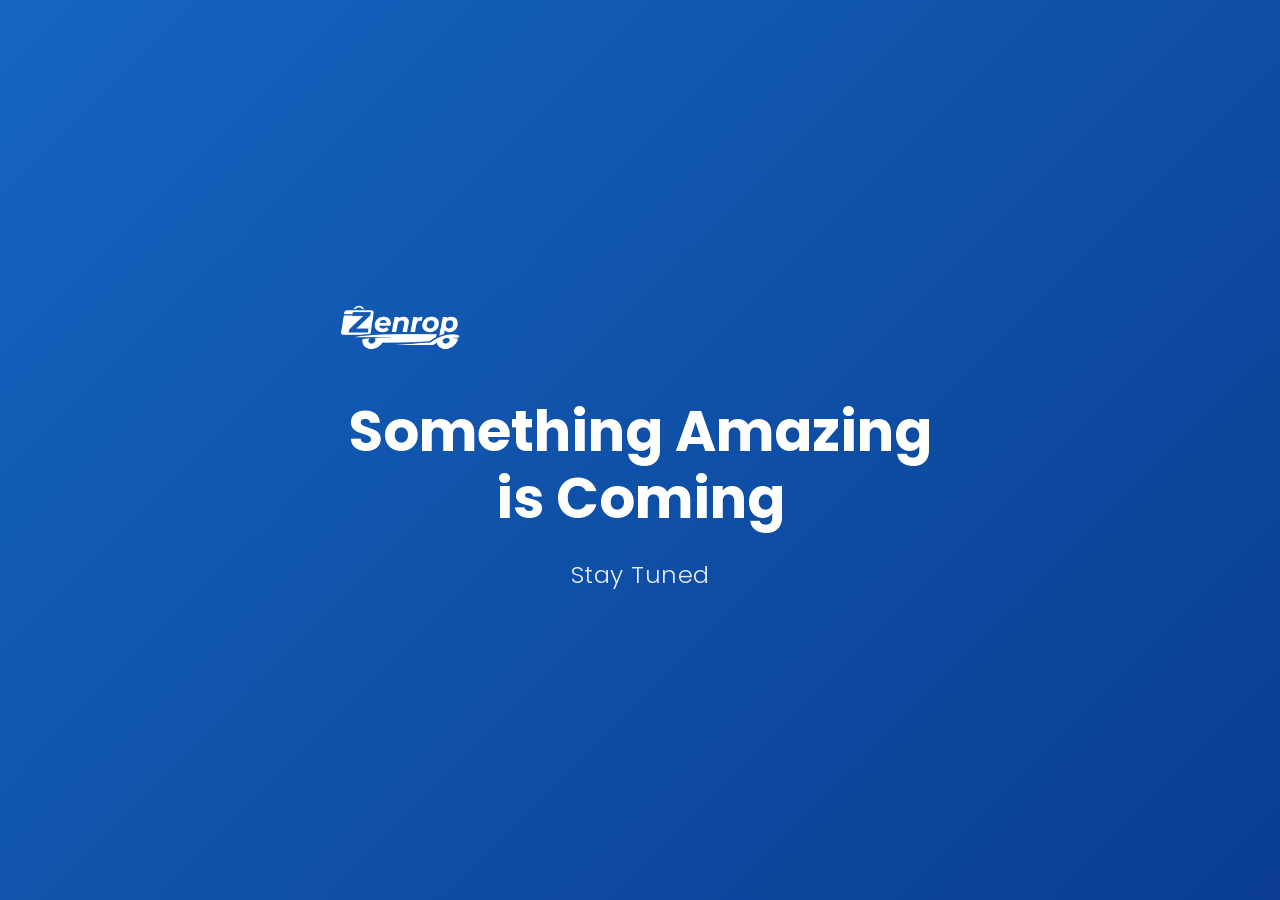
<file: index.html>
<!DOCTYPE html>
<html lang="en">
<head>
  <meta charset="UTF-8">
  <meta name="viewport" content="width=device-width, initial-scale=1.0">
  <meta name="description" content="Something amazing is coming. Stay tuned.">
  <title>Coming Soon</title>
  <link rel="icon" type="image/png" href="images/logo-blue.png">
  <link rel="stylesheet" href="style.css">
</head>
<body>
  <header class="hero" id="hero">
    <div class="hero-content">
      <img src="images/logo-full-white.png" alt="Logo" class="hero-logo" width="120" height="40" loading="eager">

      <h1 class="hero-headline">Something Amazing is Coming</h1>
      <p class="hero-tagline">Stay Tuned</p>
    </div>
  </header>
</body>
</html>
</file>
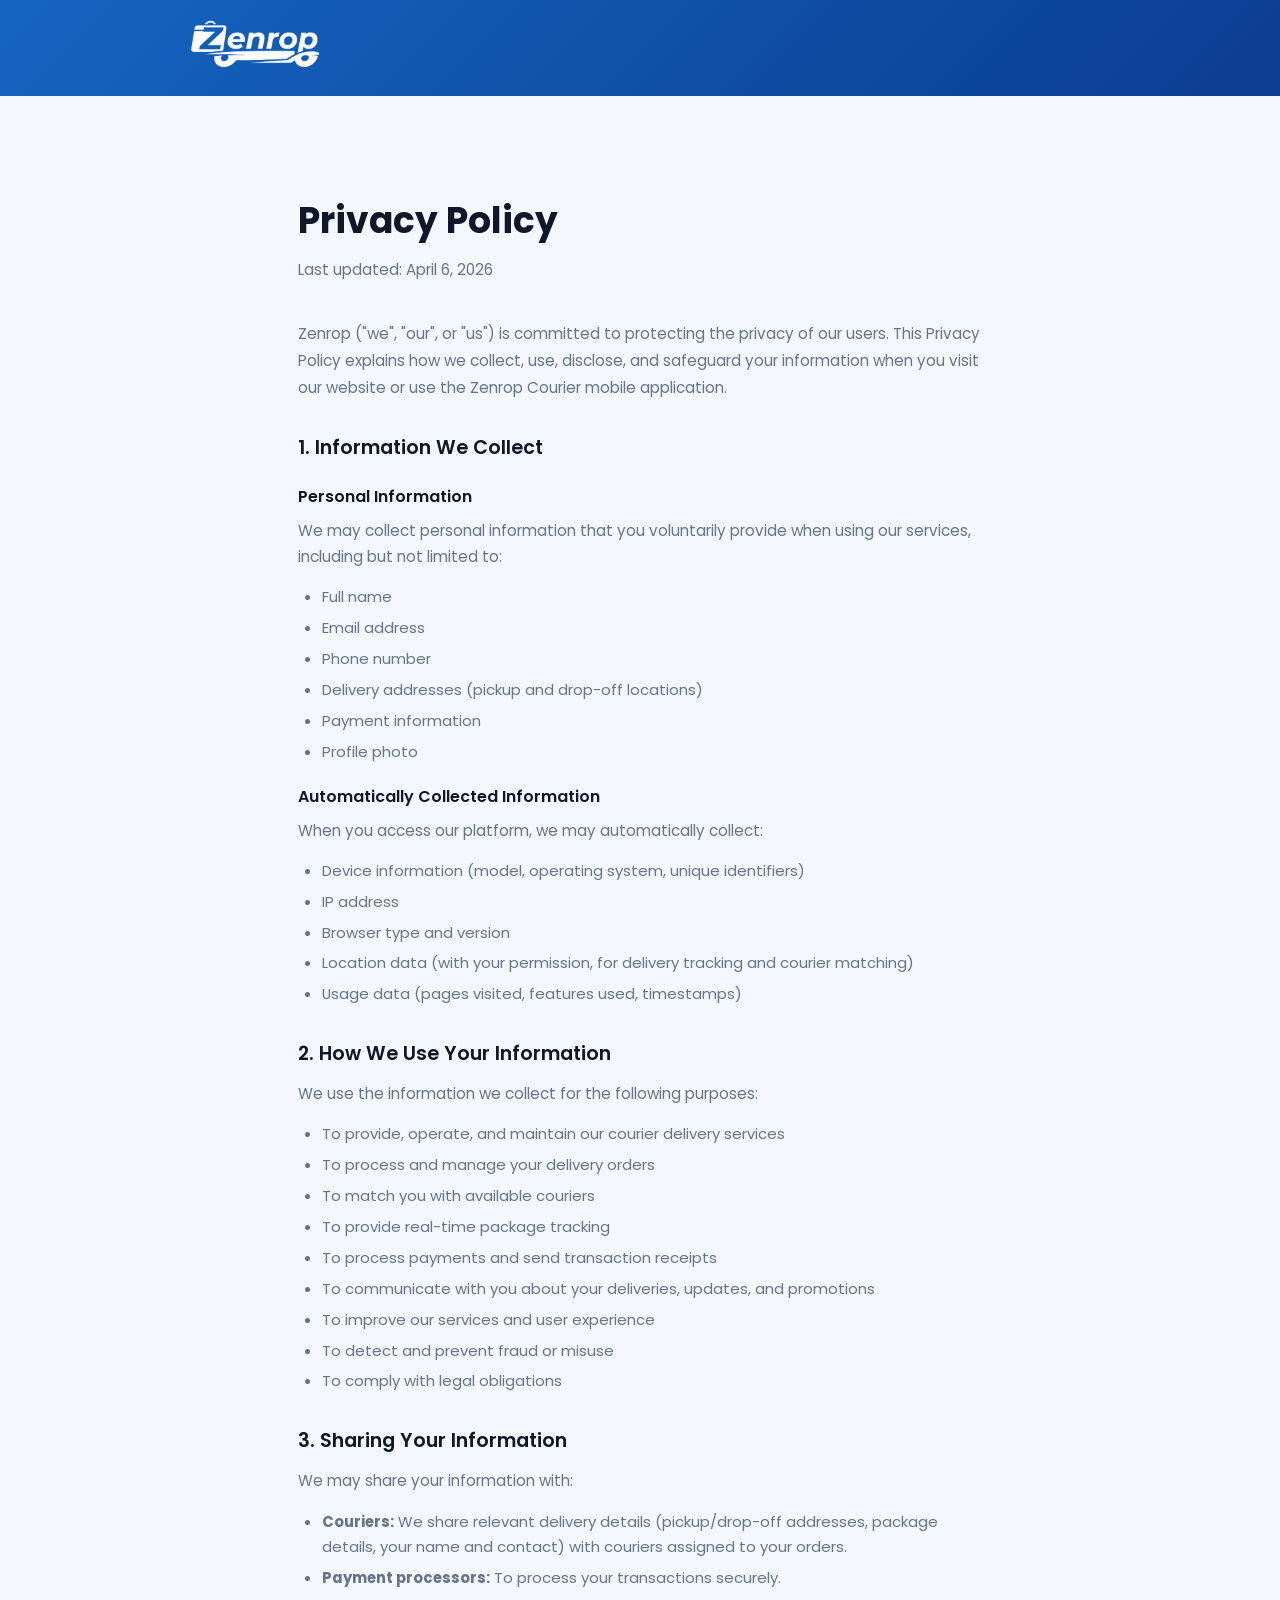
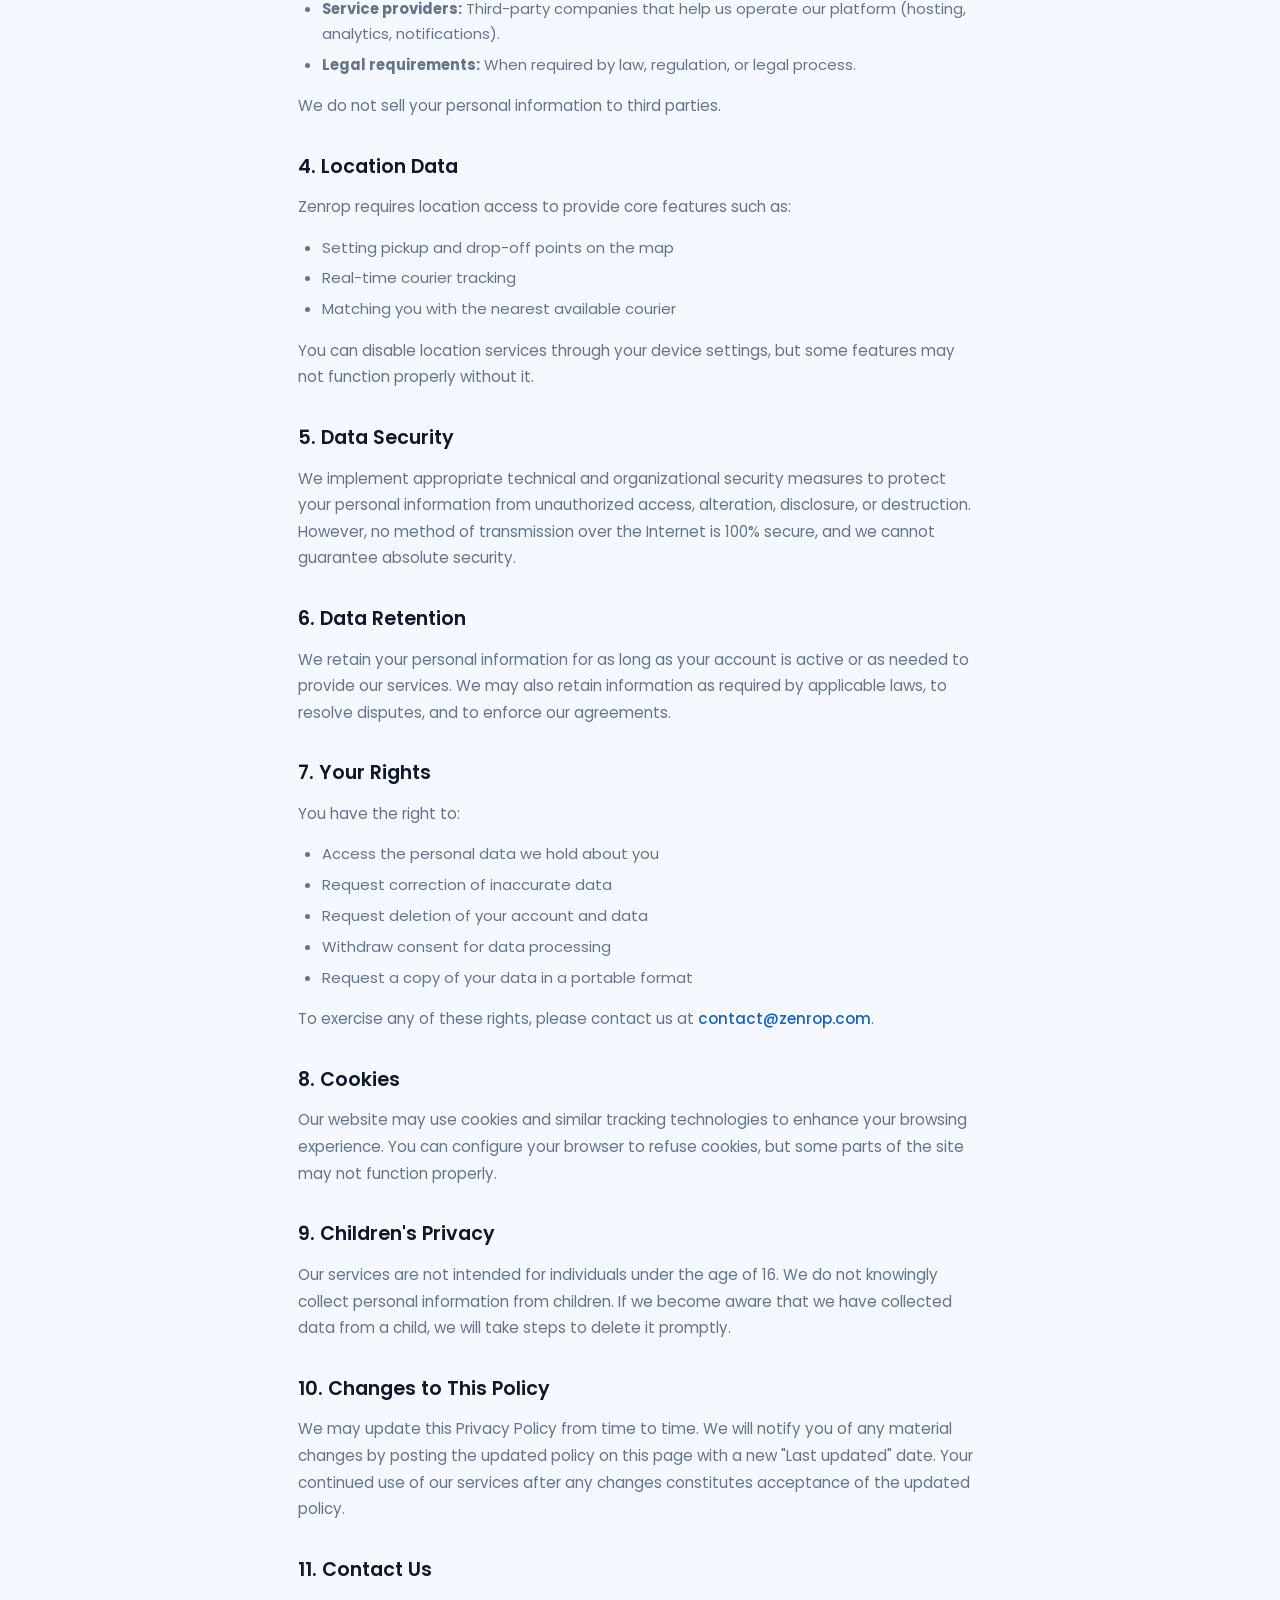
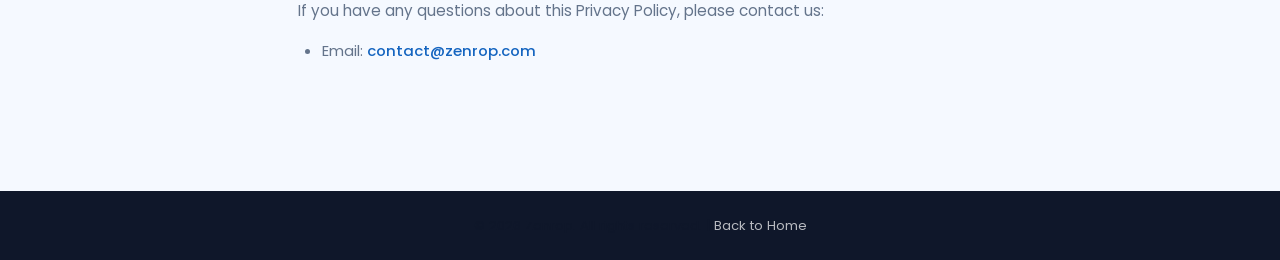
<file: privacy-policy.html>
<!DOCTYPE html>
<html lang="en">
<head>
  <meta charset="UTF-8">
  <meta name="viewport" content="width=device-width, initial-scale=1.0">
  <meta name="description" content="Zenrop Courier — Privacy Policy">
  <title>Privacy Policy — Zenrop Courier</title>
  <link rel="icon" type="image/png" href="images/logo-blue.png">
  <link rel="stylesheet" href="style.css">
  <link rel="stylesheet" href="legal.css">
</head>
<body>

  <header class="legal-header">
    <div class="legal-header-inner">
      <a href="index.html" class="legal-logo-link" aria-label="Back to home">
        <img src="images/logo-full-white.png" alt="Zenrop Logo" class="legal-logo" width="130" height="43">
      </a>
    </div>
  </header>

  <main class="legal-content">
    <div class="legal-container">
      <h1>Privacy Policy</h1>
      <p class="legal-updated">Last updated: April 6, 2026</p>

      <p>Zenrop ("we", "our", or "us") is committed to protecting the privacy of our users. This Privacy Policy explains how we collect, use, disclose, and safeguard your information when you visit our website or use the Zenrop Courier mobile application.</p>

      <h2>1. Information We Collect</h2>
      <h3>Personal Information</h3>
      <p>We may collect personal information that you voluntarily provide when using our services, including but not limited to:</p>
      <ul>
        <li>Full name</li>
        <li>Email address</li>
        <li>Phone number</li>
        <li>Delivery addresses (pickup and drop-off locations)</li>
        <li>Payment information</li>
        <li>Profile photo</li>
      </ul>

      <h3>Automatically Collected Information</h3>
      <p>When you access our platform, we may automatically collect:</p>
      <ul>
        <li>Device information (model, operating system, unique identifiers)</li>
        <li>IP address</li>
        <li>Browser type and version</li>
        <li>Location data (with your permission, for delivery tracking and courier matching)</li>
        <li>Usage data (pages visited, features used, timestamps)</li>
      </ul>

      <h2>2. How We Use Your Information</h2>
      <p>We use the information we collect for the following purposes:</p>
      <ul>
        <li>To provide, operate, and maintain our courier delivery services</li>
        <li>To process and manage your delivery orders</li>
        <li>To match you with available couriers</li>
        <li>To provide real-time package tracking</li>
        <li>To process payments and send transaction receipts</li>
        <li>To communicate with you about your deliveries, updates, and promotions</li>
        <li>To improve our services and user experience</li>
        <li>To detect and prevent fraud or misuse</li>
        <li>To comply with legal obligations</li>
      </ul>

      <h2>3. Sharing Your Information</h2>
      <p>We may share your information with:</p>
      <ul>
        <li><strong>Couriers:</strong> We share relevant delivery details (pickup/drop-off addresses, package details, your name and contact) with couriers assigned to your orders.</li>
        <li><strong>Payment processors:</strong> To process your transactions securely.</li>
        <li><strong>Service providers:</strong> Third-party companies that help us operate our platform (hosting, analytics, notifications).</li>
        <li><strong>Legal requirements:</strong> When required by law, regulation, or legal process.</li>
      </ul>
      <p>We do not sell your personal information to third parties.</p>

      <h2>4. Location Data</h2>
      <p>Zenrop requires location access to provide core features such as:</p>
      <ul>
        <li>Setting pickup and drop-off points on the map</li>
        <li>Real-time courier tracking</li>
        <li>Matching you with the nearest available courier</li>
      </ul>
      <p>You can disable location services through your device settings, but some features may not function properly without it.</p>

      <h2>5. Data Security</h2>
      <p>We implement appropriate technical and organizational security measures to protect your personal information from unauthorized access, alteration, disclosure, or destruction. However, no method of transmission over the Internet is 100% secure, and we cannot guarantee absolute security.</p>

      <h2>6. Data Retention</h2>
      <p>We retain your personal information for as long as your account is active or as needed to provide our services. We may also retain information as required by applicable laws, to resolve disputes, and to enforce our agreements.</p>

      <h2>7. Your Rights</h2>
      <p>You have the right to:</p>
      <ul>
        <li>Access the personal data we hold about you</li>
        <li>Request correction of inaccurate data</li>
        <li>Request deletion of your account and data</li>
        <li>Withdraw consent for data processing</li>
        <li>Request a copy of your data in a portable format</li>
      </ul>
      <p>To exercise any of these rights, please contact us at <a href="mailto:contact@zenrop.com">contact@zenrop.com</a>.</p>

      <h2>8. Cookies</h2>
      <p>Our website may use cookies and similar tracking technologies to enhance your browsing experience. You can configure your browser to refuse cookies, but some parts of the site may not function properly.</p>

      <h2>9. Children's Privacy</h2>
      <p>Our services are not intended for individuals under the age of 16. We do not knowingly collect personal information from children. If we become aware that we have collected data from a child, we will take steps to delete it promptly.</p>

      <h2>10. Changes to This Policy</h2>
      <p>We may update this Privacy Policy from time to time. We will notify you of any material changes by posting the updated policy on this page with a new "Last updated" date. Your continued use of our services after any changes constitutes acceptance of the updated policy.</p>

      <h2>11. Contact Us</h2>
      <p>If you have any questions about this Privacy Policy, please contact us:</p>
      <ul>
        <li>Email: <a href="mailto:contact@zenrop.com">contact@zenrop.com</a></li>
      </ul>
    </div>
  </main>

  <footer class="legal-footer">
    <p>&copy; 2026 Zenrop. All rights reserved. | <a href="index.html">Back to Home</a></p>
  </footer>

</body>
</html>
</file>
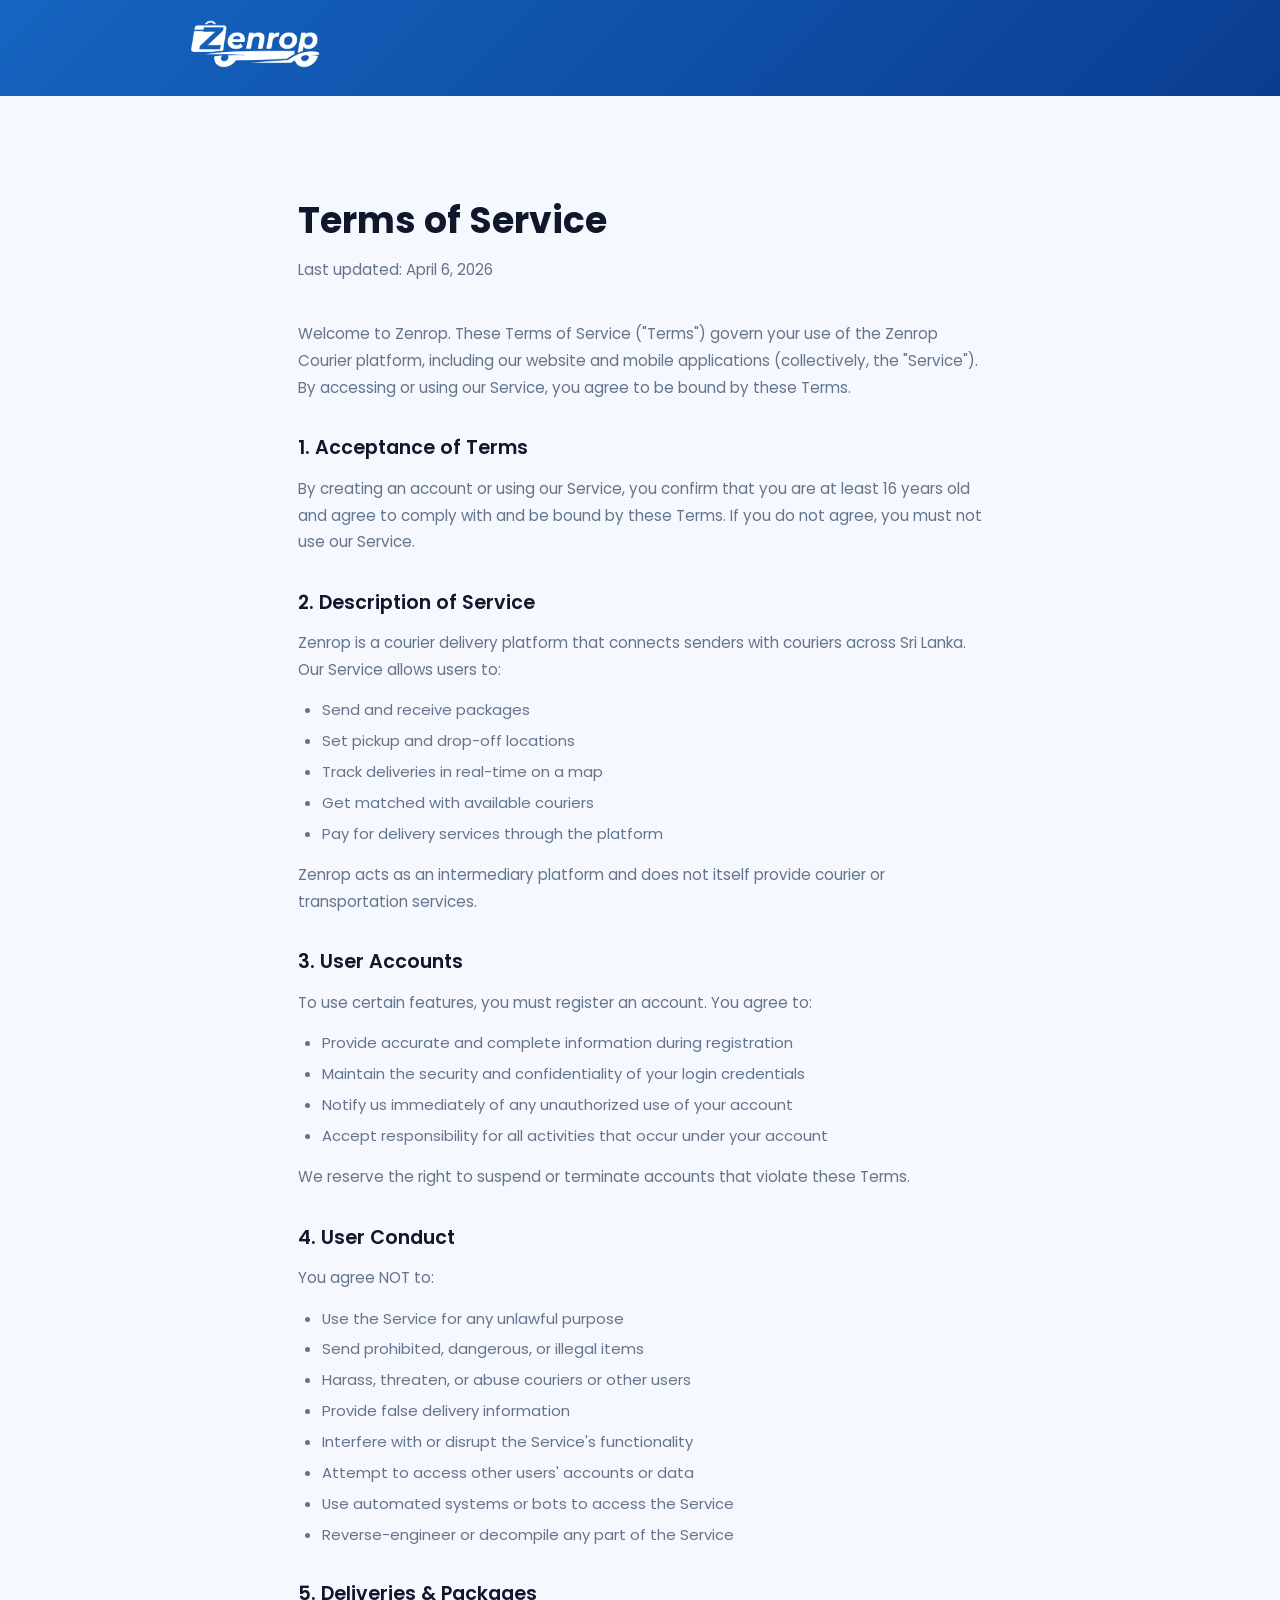
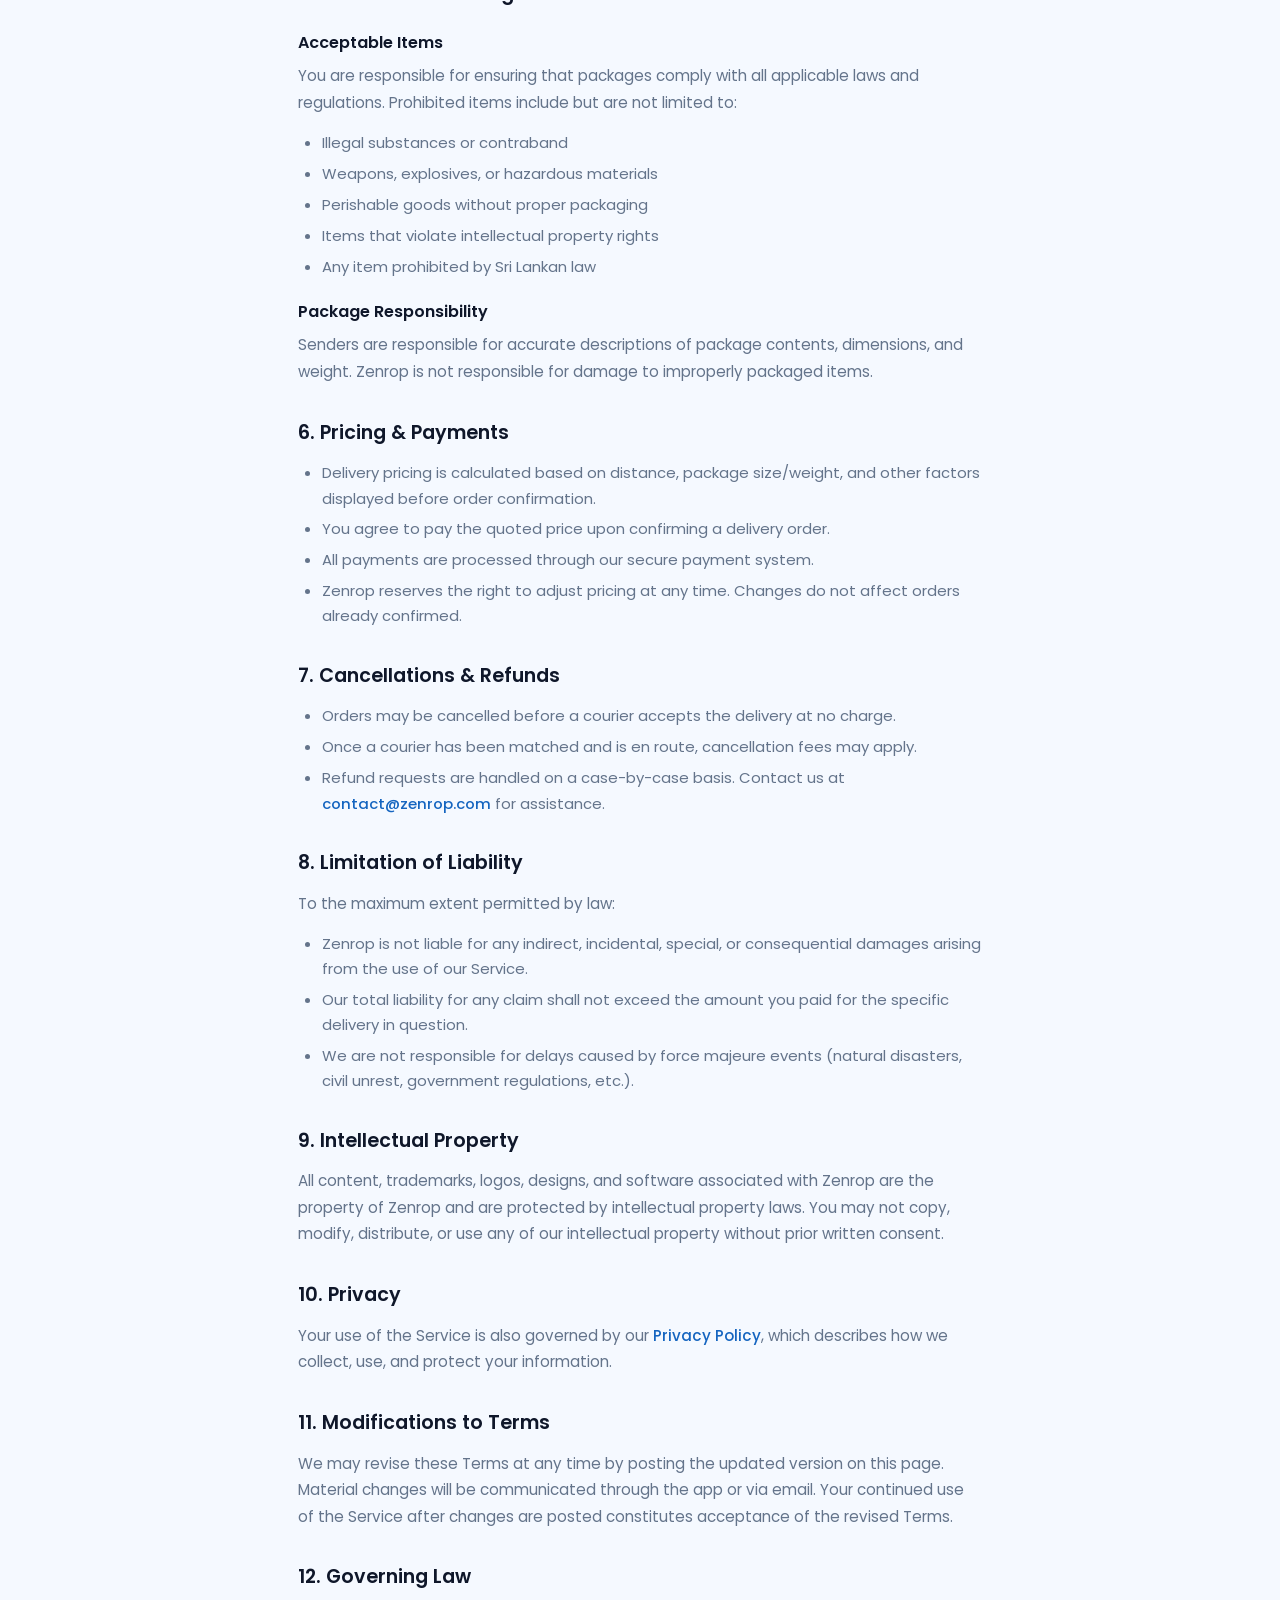
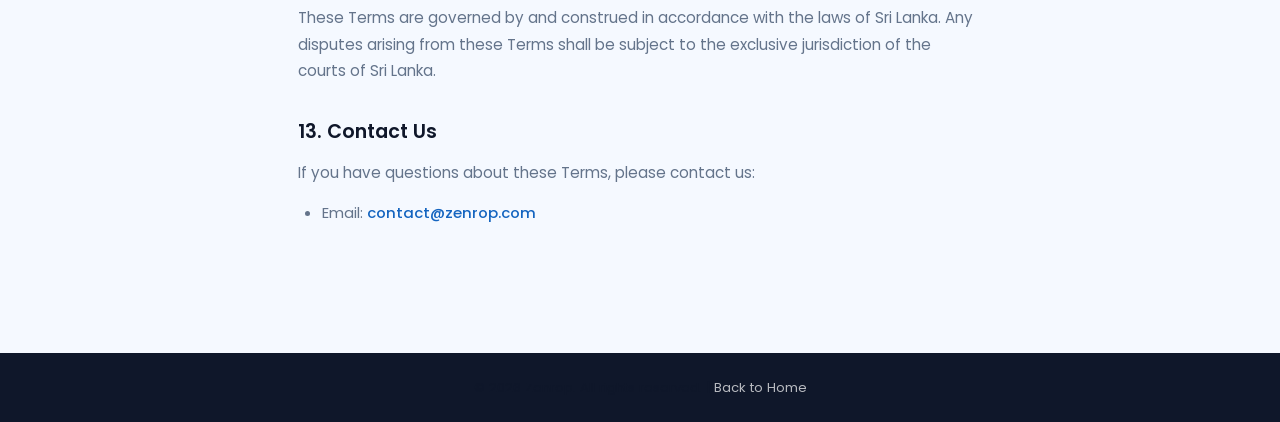
<file: terms-of-service.html>
<!DOCTYPE html>
<html lang="en">
<head>
  <meta charset="UTF-8">
  <meta name="viewport" content="width=device-width, initial-scale=1.0">
  <meta name="description" content="Zenrop Courier — Terms of Service">
  <title>Terms of Service — Zenrop Courier</title>
  <link rel="icon" type="image/png" href="images/logo-blue.png">
  <link rel="stylesheet" href="style.css">
  <link rel="stylesheet" href="legal.css">
</head>
<body>

  <header class="legal-header">
    <div class="legal-header-inner">
      <a href="index.html" class="legal-logo-link" aria-label="Back to home">
        <img src="images/logo-full-white.png" alt="Zenrop Logo" class="legal-logo" width="130" height="43">
      </a>
    </div>
  </header>

  <main class="legal-content">
    <div class="legal-container">
      <h1>Terms of Service</h1>
      <p class="legal-updated">Last updated: April 6, 2026</p>

      <p>Welcome to Zenrop. These Terms of Service ("Terms") govern your use of the Zenrop Courier platform, including our website and mobile applications (collectively, the "Service"). By accessing or using our Service, you agree to be bound by these Terms.</p>

      <h2>1. Acceptance of Terms</h2>
      <p>By creating an account or using our Service, you confirm that you are at least 16 years old and agree to comply with and be bound by these Terms. If you do not agree, you must not use our Service.</p>

      <h2>2. Description of Service</h2>
      <p>Zenrop is a courier delivery platform that connects senders with couriers across Sri Lanka. Our Service allows users to:</p>
      <ul>
        <li>Send and receive packages</li>
        <li>Set pickup and drop-off locations</li>
        <li>Track deliveries in real-time on a map</li>
        <li>Get matched with available couriers</li>
        <li>Pay for delivery services through the platform</li>
      </ul>
      <p>Zenrop acts as an intermediary platform and does not itself provide courier or transportation services.</p>

      <h2>3. User Accounts</h2>
      <p>To use certain features, you must register an account. You agree to:</p>
      <ul>
        <li>Provide accurate and complete information during registration</li>
        <li>Maintain the security and confidentiality of your login credentials</li>
        <li>Notify us immediately of any unauthorized use of your account</li>
        <li>Accept responsibility for all activities that occur under your account</li>
      </ul>
      <p>We reserve the right to suspend or terminate accounts that violate these Terms.</p>

      <h2>4. User Conduct</h2>
      <p>You agree NOT to:</p>
      <ul>
        <li>Use the Service for any unlawful purpose</li>
        <li>Send prohibited, dangerous, or illegal items</li>
        <li>Harass, threaten, or abuse couriers or other users</li>
        <li>Provide false delivery information</li>
        <li>Interfere with or disrupt the Service's functionality</li>
        <li>Attempt to access other users' accounts or data</li>
        <li>Use automated systems or bots to access the Service</li>
        <li>Reverse-engineer or decompile any part of the Service</li>
      </ul>

      <h2>5. Deliveries & Packages</h2>
      <h3>Acceptable Items</h3>
      <p>You are responsible for ensuring that packages comply with all applicable laws and regulations. Prohibited items include but are not limited to:</p>
      <ul>
        <li>Illegal substances or contraband</li>
        <li>Weapons, explosives, or hazardous materials</li>
        <li>Perishable goods without proper packaging</li>
        <li>Items that violate intellectual property rights</li>
        <li>Any item prohibited by Sri Lankan law</li>
      </ul>

      <h3>Package Responsibility</h3>
      <p>Senders are responsible for accurate descriptions of package contents, dimensions, and weight. Zenrop is not responsible for damage to improperly packaged items.</p>

      <h2>6. Pricing & Payments</h2>
      <ul>
        <li>Delivery pricing is calculated based on distance, package size/weight, and other factors displayed before order confirmation.</li>
        <li>You agree to pay the quoted price upon confirming a delivery order.</li>
        <li>All payments are processed through our secure payment system.</li>
        <li>Zenrop reserves the right to adjust pricing at any time. Changes do not affect orders already confirmed.</li>
      </ul>

      <h2>7. Cancellations & Refunds</h2>
      <ul>
        <li>Orders may be cancelled before a courier accepts the delivery at no charge.</li>
        <li>Once a courier has been matched and is en route, cancellation fees may apply.</li>
        <li>Refund requests are handled on a case-by-case basis. Contact us at <a href="mailto:contact@zenrop.com">contact@zenrop.com</a> for assistance.</li>
      </ul>

      <h2>8. Limitation of Liability</h2>
      <p>To the maximum extent permitted by law:</p>
      <ul>
        <li>Zenrop is not liable for any indirect, incidental, special, or consequential damages arising from the use of our Service.</li>
        <li>Our total liability for any claim shall not exceed the amount you paid for the specific delivery in question.</li>
        <li>We are not responsible for delays caused by force majeure events (natural disasters, civil unrest, government regulations, etc.).</li>
      </ul>

      <h2>9. Intellectual Property</h2>
      <p>All content, trademarks, logos, designs, and software associated with Zenrop are the property of Zenrop and are protected by intellectual property laws. You may not copy, modify, distribute, or use any of our intellectual property without prior written consent.</p>

      <h2>10. Privacy</h2>
      <p>Your use of the Service is also governed by our <a href="privacy-policy.html">Privacy Policy</a>, which describes how we collect, use, and protect your information.</p>

      <h2>11. Modifications to Terms</h2>
      <p>We may revise these Terms at any time by posting the updated version on this page. Material changes will be communicated through the app or via email. Your continued use of the Service after changes are posted constitutes acceptance of the revised Terms.</p>

      <h2>12. Governing Law</h2>
      <p>These Terms are governed by and construed in accordance with the laws of Sri Lanka. Any disputes arising from these Terms shall be subject to the exclusive jurisdiction of the courts of Sri Lanka.</p>

      <h2>13. Contact Us</h2>
      <p>If you have questions about these Terms, please contact us:</p>
      <ul>
        <li>Email: <a href="mailto:contact@zenrop.com">contact@zenrop.com</a></li>
      </ul>
    </div>
  </main>

  <footer class="legal-footer">
    <p>&copy; 2026 Zenrop. All rights reserved. | <a href="index.html">Back to Home</a></p>
  </footer>

</body>
</html>
</file>
<file: style.css>
/* ========================================
   Coming Soon Landing Page
   Simple & Clean Design
   ======================================== */

/* Google Fonts */
@import url('https://fonts.googleapis.com/css2?family=Poppins:wght@300;400;500;600;700&display=swap');

/* CSS Variables */
:root {
  --primary: #1565C0;
  --primary-dark: #0D47A1;
  --background: #F5F9FF;
  --text-primary: #0F172A;
  --text-secondary: #64748B;
  --header-gradient: linear-gradient(135deg, #1565C0, #0A3D91);
}

/* Reset */
*,
*::before,
*::after {
  margin: 0;
  padding: 0;
  box-sizing: border-box;
}

html {
  scroll-behavior: smooth;
}

body {
  font-family: 'Poppins', sans-serif;
  color: var(--text-primary);
  background-color: var(--background);
  line-height: 1.6;
  -webkit-font-smoothing: antialiased;
  -moz-osx-font-smoothing: grayscale;
}

img {
  max-width: 100%;
  height: auto;
  display: block;
}

/* ========================================
   HERO SECTION
   ======================================== */
.hero {
  position: relative;
  min-height: 100vh;
  display: flex;
  flex-direction: column;
  align-items: center;
  justify-content: center;
  background: var(--header-gradient);
  overflow: hidden;
  padding: 2rem 1.5rem;
  text-align: center;
}

.hero-content {
  position: relative;
  z-index: 1;
  max-width: 600px;
  margin: 0 auto;
}

.hero-logo {
  width: 120px;
  height: auto;
  margin-bottom: 3rem;
  animation: fadeInDown 0.8s ease-out;
}

.hero-headline {
  font-size: clamp(2rem, 8vw, 3.5rem);
  font-weight: 700;
  color: #fff;
  margin-bottom: 1.5rem;
  animation: fadeInUp 0.8s ease-out 0.2s both;
  line-height: 1.2;
}

.hero-tagline {
  font-size: clamp(1rem, 4vw, 1.5rem);
  color: rgba(255, 255, 255, 0.9);
  font-weight: 300;
  letter-spacing: 0.5px;
  animation: fadeInUp 0.8s ease-out 0.4s both;
}

/* Animations */
@keyframes fadeInDown {
  from {
    opacity: 0;
    transform: translateY(-30px);
  }
  to {
    opacity: 1;
    transform: translateY(0);
  }
}

@keyframes fadeInUp {
  from {
    opacity: 0;
    transform: translateY(30px);
  }
  to {
    opacity: 1;
    transform: translateY(0);
  }
}

/* Responsive */
@media (max-width: 768px) {
  .hero {
    padding: 1.5rem 1rem;
  }

  .hero-logo {
    width: 100px;
    margin-bottom: 2rem;
  }

  .hero-headline {
    margin-bottom: 1rem;
  }
}

@media (max-width: 480px) {
  .hero {
    padding: 1rem;
  }

  .hero-logo {
    width: 80px;
    margin-bottom: 1.5rem;
  }

  .hero-headline {
    font-size: 1.75rem;
    margin-bottom: 0.75rem;
  }

  .hero-tagline {
    font-size: 1rem;
  }
}
</file>
<file: legal.css>
/* ========================================
   Legal Pages — Shared Styles
   ======================================== */

.legal-header {
  background: var(--header-gradient);
  padding: 1.25rem 1.5rem;
}

.legal-header-inner {
  max-width: 900px;
  margin: 0 auto;
}

.legal-logo-link {
  display: inline-block;
}

.legal-logo {
  width: 130px;
  height: auto;
}

.legal-content {
  padding: 3rem 1.5rem 4rem;
  background: var(--background);
}

.legal-container {
  max-width: 780px;
  margin: 0 auto;
  background: var(--surface);
  padding: 3rem;
  border-radius: 16px;
  box-shadow: 0 2px 16px var(--shadow);
}

.legal-container h1 {
  font-size: clamp(1.75rem, 4vw, 2.25rem);
  font-weight: 700;
  color: var(--text-primary);
  margin-bottom: 0.5rem;
}

.legal-updated {
  font-size: 0.85rem;
  color: var(--text-hint);
  margin-bottom: 2rem;
  padding-bottom: 1.5rem;
  border-bottom: 1px solid var(--divider);
}

.legal-container h2 {
  font-size: 1.2rem;
  font-weight: 600;
  color: var(--text-primary);
  margin-top: 2rem;
  margin-bottom: 0.75rem;
}

.legal-container h3 {
  font-size: 1rem;
  font-weight: 600;
  color: var(--text-primary);
  margin-top: 1.25rem;
  margin-bottom: 0.5rem;
}

.legal-container p {
  font-size: 0.95rem;
  color: var(--text-secondary);
  line-height: 1.75;
  margin-bottom: 0.85rem;
}

.legal-container ul {
  margin: 0.5rem 0 1rem 1.5rem;
  list-style: disc;
}

.legal-container li {
  font-size: 0.93rem;
  color: var(--text-secondary);
  line-height: 1.7;
  margin-bottom: 0.35rem;
}

.legal-container a {
  color: var(--primary);
  font-weight: 500;
  text-decoration: none;
  transition: color 0.2s ease;
}

.legal-container a:hover {
  color: var(--primary-dark);
  text-decoration: underline;
}

.legal-footer {
  background: var(--text-primary);
  padding: 1.5rem;
  text-align: center;
}

.legal-footer p {
  font-size: 0.82rem;
  color: var(--text-hint);
}

.legal-footer a {
  color: rgba(255, 255, 255, 0.7);
  text-decoration: none;
  transition: color 0.2s ease;
}

.legal-footer a:hover {
  color: #fff;
}

/* Mobile */
@media (max-width: 768px) {
  .legal-container {
    padding: 1.75rem 1.25rem;
  }
}
</file>
